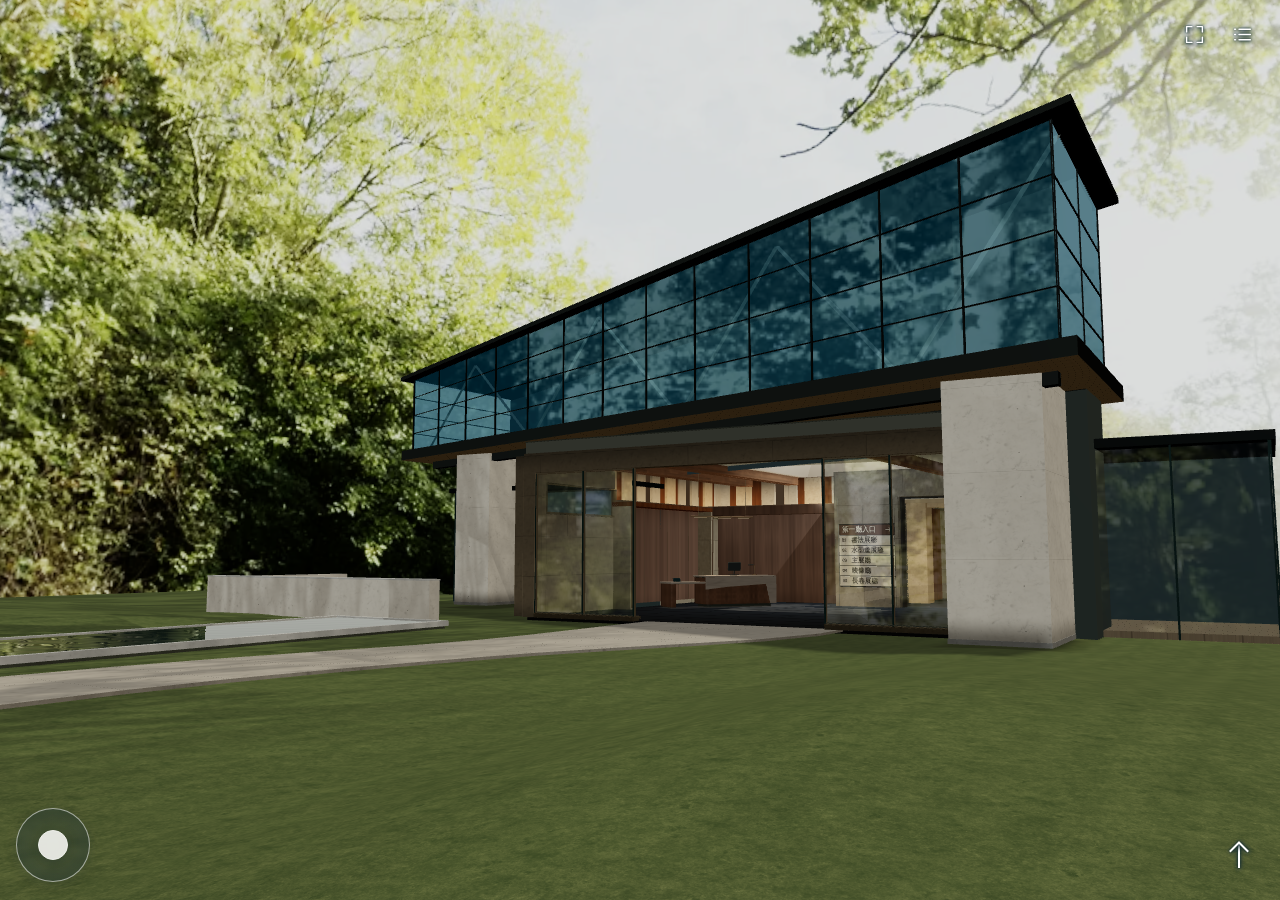
<file: virtual-gallery/index.html>
<!doctype html>
<html lang="zh-Hant">
  <link rel="icon" href="data:," />
  <meta charset="utf-8" /><meta
    name="viewport"
    content="width=device-width,initial-scale=1,viewport-fit=cover"
  /><title>美術館園區｜虛擬策展工作室</title
  ><link rel="stylesheet" href="style.css?v=office67" />
  <link rel="stylesheet" href="typography.css?v=hall34">
  <header>
    <strong>虛擬策展工作室</strong>
    <nav aria-label="參觀導覽"><a id="entranceLink" href="./">美術館園區</a><a id="worksLink" href="#works" hidden>展出作品</a></nav>
  </header>
  <main>
    <section id="hallEntrance" data-zone="grounds" aria-labelledby="entranceTitle">
      <div id="lobbyStage" aria-describedby="lobbyHint" aria-label="可步行的 3D 展場大廳"></div>
      <div class="lobby-head">
        <h1 id="entranceTitle">美術館園區</h1>
        <div class="lobby-tools">
          <button type="button" id="lobbyExpand" aria-label="全螢幕" aria-pressed="false">
            <svg aria-hidden="true" focusable="false" viewBox="0 0 24 24"><path class="expand-icon" d="M3 9V3h6m6 0h6v6m0 6v6h-6m-6 0H3v-6"/><path class="collapse-icon" d="M9 3v6H3m18 0h-6V3m0 18v-6h6m-18 0h6v6"/></svg>
            <span class="lobby-tool-label">全螢幕</span>
          </button>
          <button type="button" id="lobbyDirectory" aria-label="展廳名錄" aria-haspopup="dialog" aria-controls="lobbyDirectoryPanel" disabled>
            <svg aria-hidden="true" focusable="false" viewBox="0 0 24 24"><path d="M8 6h13M8 12h13M8 18h13M3 6h1M3 12h1M3 18h1"/></svg>
            <span class="lobby-tool-label">展廳名錄</span>
          </button>
        </div>
      </div>
      <p id="lobbyMessage" role="status">正在載入空間…</p>
      <div id="portalWait" hidden><span role="status">正在準備展廳</span><button type="button" id="portalBack">返回大廳</button></div>
      <button type="button" id="lobbyEnterDoor" aria-label="進入展場大廳" hidden></button>
      <p id="lobbyHint" class="visually-hidden" hidden>拖曳環顧 · 沿石徑入館</p>
      <dialog id="lobbyDirectoryPanel" aria-labelledby="directoryTitle">
        <div class="entrance-heading"><h2 id="directoryTitle">展廳名錄</h2><button type="button" id="lobbyDirectoryClose" autofocus>返回大廳</button></div>
        <p id="hallStatus" role="status"></p>
        <nav id="hallList" aria-label="開放展廳"></nav>
        <details id="lobbyGuide" class="gesture-guide">
          <summary>大廳操作指引</summary>
          <p>從園區沿步道入館，或點右下角箭頭。進入大廳後，點石牌上的廳名即可入場。「第一廳入口」箭頭和走廊盡頭的玻璃門都通往第一廳。拖曳空白處轉身，輕推搖桿慢走，推遠加快，放手即停。</p>
          <p>方向鍵或 WASD 移動。按住空白鍵搭配方向鍵轉頭。在大廳將廳牌移到視野中央，按 Enter 入場。也可按 Tab 選取「展廳名錄」，再按 Enter 開啟。Esc 可關閉名錄或停下自動行走，R 可回到起點。</p>
          <div class="touch-motion"><button type="button" id="lobbyGyro" aria-pressed="false">陀螺儀轉向</button> <span id="lobbyGyroStatus" role="status"></span></div>
        </details>
        <div class="lobby-directory-actions"><button type="button" id="lobbyHome">回到大廳起點</button><button type="button" id="lobbyReturnGrounds" hidden>回到美術館園區</button><button type="button" id="lobbyRetry" hidden>重新開啟 3D 大廳</button></div>
        <details class="museum-office" id="lobbyOffice">
          <summary>館務資訊</summary>
          <a id="lobbyAdminLink" href="admin/" data-office-home>進入策展後臺</a>
          <a href="studio.zip" download>下載策展工作室</a>
        </details>
      </dialog>
    </section>
    <section id="exhibits" hidden>
      <div class="row">
        <label>展覽選擇<select id="shows"></select></label>
      </div>
    </section>
    <article class="hero" hidden>
      <img alt="" hidden />
      <div>
        <p id="dates"></p>
        <h1 id="title"></h1>
        <p id="desc"></p>
        <button id="enter">進入 3D 展廳</button>
      </div>
    </article>
    <section id="visit" class="immersive" aria-label="3D 展廳" hidden>
      <div id="stage" tabindex="-1" aria-label="可行走的 3D 展廳">正在開啟 3D 展廳…</div>
      <div class="museum-head">
        <h1 id="visitTitle">展廳</h1>
        <button id="homeView" title="回到本廳預設視角（R）" aria-keyshortcuts="R">回到預設</button>
        <button id="expand">全螢幕</button
        ><button
          id="menuButton"
          aria-expanded="false"
          aria-controls="visitMenu"
        >
          選單
        </button>
      </div>
      <div class="reading-hud">
      <div class="view-caption">
        <strong id="focusTitle" aria-live="polite"></strong
        ><span id="viewHelp">點作品走近觀賞 · 拖曳環顧</span>
      </div>
      <div id="inspectControls" hidden>
        <output id="readPosition" aria-label="距卷首" aria-live="off">0%</output>
        <input type="range" id="scrollPosition" min="0" max="1000" value="500" aria-label="長卷閱讀位置">
        <button id="overview">看全卷</button>
      </div>
      </div>
      <div id="visitMenu" hidden>
        <button type="button" id="backToEntrance">返回展場大廳</button>
        <div class="touch-motion"><button type="button" id="gyroTurn" aria-pressed="false">陀螺儀轉向</button> <span id="gyroStatus" role="status"></span></div>
        <small>即時畫面更新率　<output id="frameMeter">量測中</output></small>
        <details class="gesture-guide">
          <summary>操作指引</summary>
          <p>全螢幕閒置時會收起控制項。按 Tab 或輕點空白處可喚回。拖曳轉身時收起介面，推左下角只顯示搖桿。</p>
          <p>方向鍵 ↑／↓ 前進、後退，←／→ 左右側移。輕點移動一小步，按住連續慢移，放開就停。按住空白鍵搭配 ←／→ 轉身，搭配 ↑／↓ 抬頭、低頭。W、A、S、D 也可移動。長卷近看時按 ←／→ 沿牆慢移。按 R 回到本廳預設視角。</p>
          <p>用滑鼠或手指輕推圓形搖桿微調，推近外圈才加快。按住空白鍵推搖桿可原地轉向，上下推可抬頭或低頭；近看長卷時左右推動沿牆細移，放手即停。開啟陀螺儀後，轉動手機可環顧；看畫時固定朝向作品。點作品走到畫前。拖空白牆面可轉身，點地板可走到該處。</p>
          <p>將滑鼠游標對準想看的筆畫，滾輪向上拉近、向下拉遠。觸控時兩指張開拉近、合攏拉遠。在一般作品上左右滑可換件。在長卷上拖曳可沿牆慢移，放手即停；拖動位置滑桿可快速跳到別處。</p>
        </details>
        <label>切換展覽<select id="visitShows"></select></label>
        <label>展廳<select id="room"></select></label>
        <div class="tour-tools">
          <button id="prev">上一件</button
          ><select id="tour" aria-label="選擇導覽作品"></select
          ><button id="next">下一件</button>
        </div>
        <div class="tour-tools">
          <button id="leave">展覽介紹與作品清單</button>
        </div>
        <label id="musicLabel"
          >展廳音樂<audio id="music" controls></audio></label
        ><label id="volLabel"
          >播放音量<input
            id="vol"
            type="range"
            min="0"
            max="1"
            step=".01"
            value=".5"
        /></label>
        <details class="museum-office" id="visitOffice">
          <summary>館務資訊</summary>
          <a id="editLayout" href="admin/">進入策展後臺</a>
        </details>
      </div>
    </section>
    <div id="works" class="section" hidden>
      <h2>展出作品</h2>
      <span id="count"></span>
    </div>
    <div class="grid" id="cards" hidden></div>
  </main>
  <footer>
    虛擬策展工作室　線上美術館
    <details class="museum-office" id="catalogueOffice">
      <summary>館務資訊</summary>
      <a href="admin/" data-office-home>進入策展後臺</a>
      <a href="studio.zip" download>下載策展工作室</a>
    </details>
  </footer>
  <dialog id="detail">
    <button id="close">關閉展籤</button>
    <section id="content"></section>
  </dialog>
  <script>
    // Capture the first navigation gesture while the exhibition data and WebGL module load.
    (() => {
      const stage=document.getElementById("stage"), visit=document.getElementById("visit");
      const preview=location.search==="?studio-preview" || location.pathname.startsWith("/preview/");
      const direct=location.hash && !["#entrance","#exhibits","#works"].includes(location.hash);
      if(preview || direct && new URLSearchParams(location.search).get("view")!=="works") {
        document.getElementById("hallEntrance").hidden=true;
        visit.hidden=false;
        stage.focus({preventScroll:true});
      }
      if(!preview && (!location.hash || location.hash==="#entrance")) {
        const preload=document.createElement("link");
        preload.rel="modulepreload";preload.href="./lobby.js?v=return66";
        document.head.append(preload);
      }
      function captureEarlyNavigation(stage,surface) {
        let pending=[];
        let touch=null;
        stage.addEventListener("pointerdown",e=>{
          if(e.pointerType==="touch" && !e.isPrimary){touch=null;return;}
          if(surface.hidden || e.target!==stage || stage.querySelector("canvas"))return;
          touch={id:e.pointerId,x:e.clientX,y:e.clientY};
          stage.setPointerCapture(e.pointerId);
        });
        stage.addEventListener("pointermove",e=>{
          if(touch?.id!==e.pointerId)return;
          const motion={type:"entrylook",dx:e.clientX-touch.x,dy:e.clientY-touch.y};
          touch.x=e.clientX;touch.y=e.clientY;
          if(stage.querySelector("canvas"))stage.dispatchEvent(new CustomEvent("entrylook",{detail:motion}));
          else if(pending.at(-1)?.type==="entrylook"){pending.at(-1).dx+=motion.dx;pending.at(-1).dy+=motion.dy;}
          else if(pending.length<64)pending.push(motion);
        });
        stage.addEventListener("lostpointercapture",()=>{touch=null});
        function capture(e) {
          if(surface.hidden || surface.inert || stage.querySelector("canvas") || document.querySelector("dialog[open]") || e.altKey || e.ctrlKey || e.metaKey ||
             e.target.closest?.("input,textarea,select,button,a,summary,[contenteditable=true]") ||
             !["ArrowUp","ArrowDown","ArrowLeft","ArrowRight","KeyW","KeyA","KeyS","KeyD","Space","KeyR"].includes(e.code)) return;
          e.preventDefault();
          if(!e.repeat && pending.length<64) pending.push({code:e.code,type:e.type});
        }
        window.addEventListener("keydown",capture);
        window.addEventListener("keyup",capture);
        function discard(){pending=[];touch=null;}
        window.addEventListener("blur",discard);
        stage.addEventListener("discardnavigation",discard);
        stage.addEventListener("viewerready", e=>{
          for(const event of pending) e.detail(event);
          pending=[];
        });
      }
      captureEarlyNavigation(stage,visit);
      captureEarlyNavigation(document.getElementById("lobbyStage"),document.getElementById("hallEntrance"));
    })();
  </script>
  <script type="module" src="app.js?v=office67"></script>
</html>
</file>
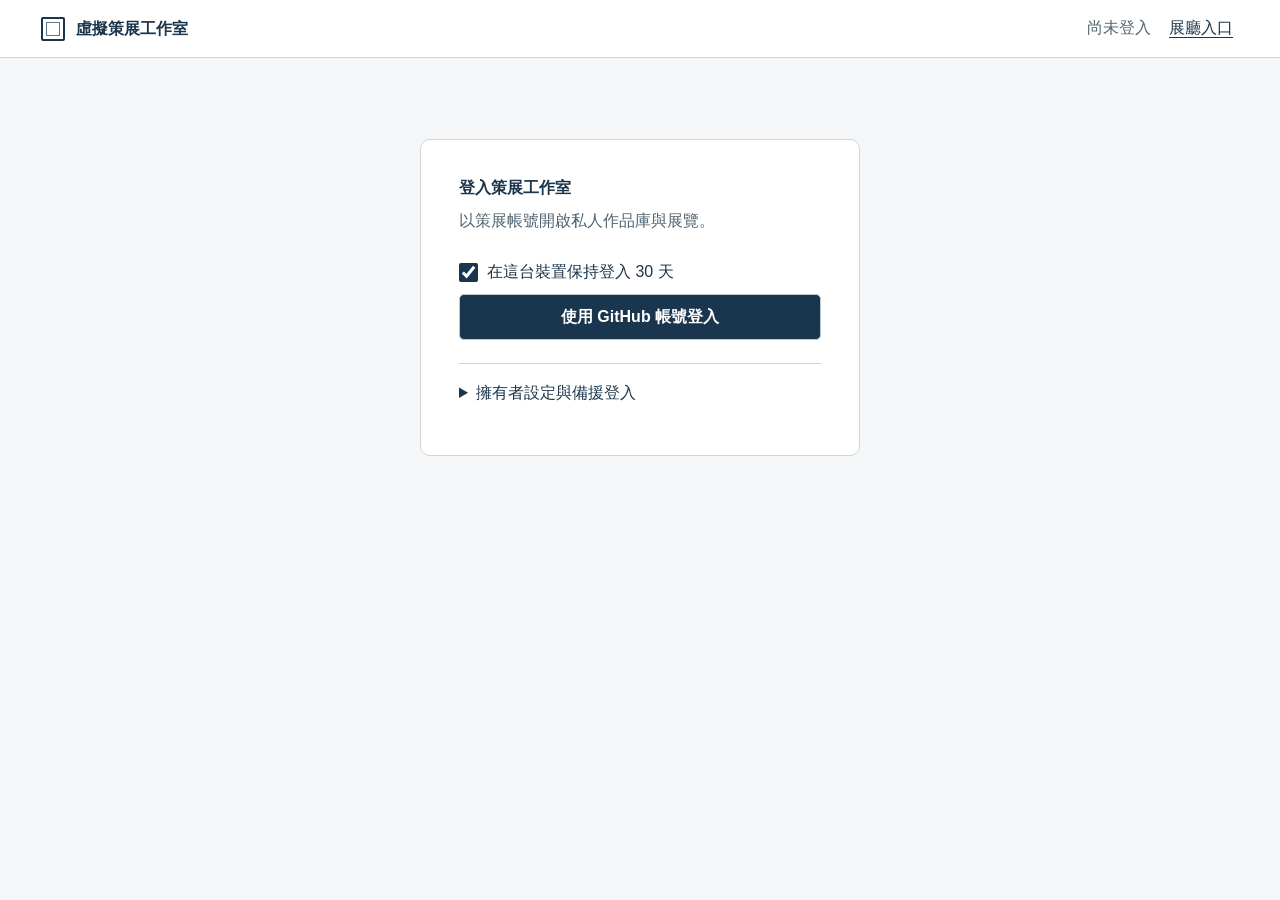
<file: virtual-gallery/admin/index.html>
<!doctype html>
<html lang="zh-Hant">
  <meta charset="utf-8" /><meta
    name="viewport"
    content="width=device-width,initial-scale=1"
  /><title>虛擬策展工作室｜管理後台</title
  ><meta name="referrer" content="no-referrer" />
  <meta
    http-equiv="Content-Security-Policy"
    content="default-src 'none'; script-src 'self'; style-src 'self' 'unsafe-inline'; connect-src https://script.google.com https://script.googleusercontent.com https://api.github.com 'self' data:; img-src 'self' data: blob:; media-src 'self' data: blob:; frame-src 'self'; base-uri 'none'; form-action 'none'; object-src 'none'"
  />
  <style>
    #preview {box-sizing:border-box;width:min(98vw,1500px);height:94dvh;max-height:98dvh;padding:0;border:0;border-radius:8px;background:#f4f6f7}
    #preview[open]{display:grid;grid-template-rows:auto minmax(0,1fr)}
    #preview::backdrop{background:#122336b3}
    .preview-heading{display:flex;align-items:center;gap:.7rem;padding:.4rem .65rem;color:#19364e}
    #closePreview{min-height:44px;flex:none}#previewTitle{white-space:nowrap;overflow:hidden;text-overflow:ellipsis}
    #preview iframe{width:100%;height:100%;min-height:0;border:0}
    #login {
      max-width: 600px;
      margin: 6vh auto;
      padding: 24px;
      background: white;
    }
    #login p {
      line-height: 1.7;
    }
    #login .remember-choice{display:flex;align-items:center;gap:.55rem;min-height:44px}
    #login #remember-device{width:1.2rem;height:1.2rem;margin:0;accent-color:#19364e}
    #login input {
      width: 100%;
      box-sizing: border-box;
      margin: 10px 0;
    }
    body {
      font: 16px system-ui;
      color: #1b3448;
      margin: 0;
      background: #f4f6f7;
    }
    header,
    main {
      max-width: 1300px;
      margin: auto;
      padding: 18px 4vw;
    }
    header {
      display: flex;
      justify-content: space-between;
      align-items: center;
      background: white;
    }
    button,
    input,
    select,
    textarea {
      font: inherit;
      padding: 10px;
      border: 1px solid #bcc8cd;
      border-radius: 5px;
      color: inherit;
      background: white;
    }
    button {
      cursor: pointer;
    }
    button[aria-current="true"],
    .action {
      background: #19364e;
      color: white;
    }
    nav,
    .bar {
      display: flex;
      gap: 8px;
      flex-wrap: wrap;
      margin: 14px 0;
    }
    label {
      display: grid;
      gap: 4px;
      font-size: 14px;
    }
    fieldset {
      border: 1px solid #cdd6da;
      background: #fff;
      margin: 16px 0;
      padding: 14px;
    }
    legend {
      font-weight: bold;
    }
    .fields {
      display: grid;
      grid-template-columns: repeat(auto-fit, minmax(min(190px, 100%), 1fr));
      gap: 12px;
    }
    input,
    select,
    textarea {
      min-width: 0;
      max-width: 100%;
    }
    .panel {
      display: grid;
      grid-template-columns: minmax(200px, 1fr) minmax(0, 3fr);
      gap: 20px;
    }
    aside button {
      width: 100%;
      text-align: left;
      margin: 3px 0;
    }
    .wall {
      position: relative;
      aspect-ratio: 12/4.5;
      background:
        repeating-linear-gradient(0deg, #d9e0e1 0 1px, transparent 1px 11.11%),
        repeating-linear-gradient(90deg, #dae0e3 0 1px, #f7f8f8 1px 8.333%);
      border: 1px solid #84939a;
      overflow: hidden;
    }
    .piece {
      position: absolute;
      transform: translate(-50%, -50%);
      padding: 0;
      touch-action: none;
      overflow: hidden;
      background: #a2b9be;
      background-size: 100% 100%;
      border: 3px solid #76664f;
    }
    .piece.sel {
      outline: 3px solid #20689b;
    }
    .piece span {
      background: #fff9;
      font-size: 12px;
    }
    #stage {
      position: relative;
      height: 52dvh;
      min-height: 250px;
    }
    #stage canvas {
      width: 100%;
      height: 100%;
      touch-action: none;
    }
    .pad {
      position: absolute;
      bottom: 7px;
      left: 7px;
    }
    .pad button {
      touch-action: none;
    }
    a {
      color: inherit;
    }
    #status {
      max-width: 50%;
      font-size: 14px;
    }
    video,
    img {
      max-width: 100%;
    }
    @media (max-width: 680px) {
      .panel {
        display: block;
      }
      aside {
        max-height: 185px;
        overflow: auto;
      }
      .fields {
        grid-template-columns: repeat(2, minmax(0, 1fr));
      }
      .wall {
        min-height: 180px;
      }
      header {
        padding: 12px;
      }
      h1 {
        font-size: 26px;
      }
    }
    .art-library button {
      display: flex;
      align-items: center;
      gap: 10px;
      text-align: left;
      width: 100%;
      margin: 3px 0;
    }
    .art-thumb {
      width: 68px;
      height: 54px;
      object-fit: cover;
      flex: none;
      border-radius: 3px;
      background: #e3e7e8;
      color: #314756;
      overflow: hidden;
      align-content: center;
      text-align: center;
    }
    .art-library small {
      display: block;
      font-size: 12px;
      margin-top: 4px;
    }
    .art-library strong {
      overflow-wrap: anywhere;
    }
    #art-preview {
      display: grid;
      place-items: center;
      background: #e9edec;
      border-radius: 6px;
      padding: 12px;
    }
    .art-large {
      display: block;
      max-width: 100%;
      max-height: 44vh;
      object-fit: contain;
      white-space: pre-wrap;
    }
    .art-library {
      max-height: 65vh;
      overflow: auto;
    }
    @media (max-width: 680px) {
      .art-library {
        display: grid;
        grid-template-columns: 1fr 1fr;
        gap: 4px;
        max-height: 260px;
      }
      .art-library button {
        display: grid;
        align-content: start;
        padding: 5px;
      }
      .art-thumb {
        width: 100%;
        height: 76px;
      }
      .art-large {
        max-height: 32vh;
      }
    }
    .walk-stick {
      display: grid;
      place-items: center;
      width: 68px;
      height: 68px;
      border-radius: 50%;
      background: #24384780;
      touch-action: none;
    }
    .walk-knob {
      width: 28px;
      height: 28px;
      border-radius: 50%;
      background: white;
    }

#stage .camera-keys {display:grid;grid-template-columns:repeat(4,44px);gap:2px;position:absolute;left:8px;bottom:max(8px,env(safe-area-inset-bottom));z-index:2}
#stage .camera-keys button{padding:0;min-height:44px;border:1px solid #ffffff50;border-radius:5px;background:#20302ee6;color:white;font:14px system-ui;touch-action:none;user-select:none;-webkit-user-select:none}
#stage .camera-keys button.pressed{background:#51695d;border-color:white}

.camera-keys kbd{display:none}#stage .camera-keys button.key-down{background:#51695d;border-color:white}
@media (hover:hover) and (pointer:fine){.camera-keys kbd{display:block;font:11px/1.2 system-ui;color:#d6e3db}}
#stage{height:clamp(340px,66dvh,820px);overflow:hidden;background:#26302e}
    .wall-readout:not([hidden]){display:block;padding:.65rem .85rem;background:#eef2f0;color:#16352e;font:500 .9rem/1.7 system-ui;font-variant-numeric:tabular-nums}
    .panel-members{display:flex;flex-wrap:wrap;gap:.2rem 1rem}.panel-members label{display:inline-flex;align-items:center;gap:.35rem;min-height:44px}.panel-members input{width:auto;min-height:0}
    .hanging-desk{display:grid;grid-template-columns:minmax(0,1fr) minmax(275px,32%);gap:16px;height:min(82dvh,900px);align-items:start}
    #wall-preview{min-width:0;display:flex;flex-direction:column;background:white;border:1px solid #bdc9ce;border-radius:7px;overflow:hidden}
    #surface{min-width:0}#surface p{margin:.4rem}
    .surface-tools,.pad-caption{display:flex;align-items:center;justify-content:space-between;gap:8px}
    .surface-tools{padding:3px 8px;font-size:.85rem}.surface-tools strong{margin-right:auto}.surface-tools button{min-height:36px;padding:3px 8px}
    #wall-preview{--preview-height:clamp(150px,calc(80dvh - 175px),710px)}
    #surface #stage{height:var(--preview-height);min-height:0}
    #surface .wall{width:min(100%,calc(var(--preview-height) * var(--wall-ratio)));box-sizing:border-box;margin:auto}
    .pinch-tip,.wheel-tip{display:none;font-weight:normal}
    @media(any-pointer:coarse){.pinch-tip{display:inline}}
    @media(any-pointer:fine){.wheel-tip{display:inline}.pinch-tip{display:none}}
    .stage-loading{position:absolute;inset:0;display:grid;place-items:center;color:white}
    #surface .wall-readout:not([hidden]){max-height:3.4em;overflow:auto;padding:4px 8px;font-size:12px;line-height:1.5}
    #position-pad{padding:6px 8px 8px;border-top:1px solid #d2dcdf}.pad-caption{font-size:.85rem;margin-bottom:5px}
    .pad-caption strong{white-space:nowrap;overflow:hidden;text-overflow:ellipsis}.pad-caption span{white-space:nowrap}
    .nudge-keys{display:grid;grid-template-columns:repeat(4,minmax(0,1fr));gap:4px}.nudge-keys button{min-height:44px;padding:4px;touch-action:manipulation}
    #layout-inspector{min-width:0;min-height:0;max-height:100%;overflow:auto;scrollbar-gutter:stable}
    #layout-inspector fieldset{min-width:0}.inventory{padding:10px;background:white;border:1px solid #d3dbdd;border-radius:6px}
    .inventory h2{font-size:1rem;margin:0}#wall-progress{font-size:.85rem;margin:.4rem 0;color:#425968}
    #wall-list{max-height:none;overflow:visible}#wall-list button{min-height:44px}#wall-list .art-thumb{object-fit:contain}
    @media(max-width:760px) and (orientation:portrait){
      .hanging-desk{grid-template-columns:minmax(0,1fr);grid-template-rows:auto minmax(0,1fr);height:calc(100dvh - 12px);gap:8px}
      #wall-preview{--preview-height:36dvh}#layout-inspector{height:100%;box-sizing:border-box}
      #wall-list{display:flex;gap:6px;overflow:auto}#wall-list button{flex:0 0 140px;display:flex;padding:5px}
      #wall-list .art-thumb{width:38px;height:48px}#wall-list small{font-size:11px}
    }
    @media(orientation:landscape) and (max-height:540px){
      .hanging-desk{height:94dvh;grid-template-columns:minmax(0,1.4fr) minmax(210px,1fr);gap:8px}
      #wall-preview{--preview-height:max(90px,calc(93dvh - 160px))}
    }
    .live-exhibition{display:inline-flex;align-items:center;padding:8px;color:#174866;text-underline-offset:.2em}
    .wall-save{display:flex;align-items:center;gap:6px;min-height:20px;padding:2px 8px;color:#465a65;font-size:12px}
    [data-save-retry]:not([hidden]){border-color:#8b4931;color:#793c28;background:#fff7ee}
    .wall-save button{flex:none;padding:4px 8px}

    #mount-controls{border-top:3px solid #536c77;border-radius:4px;scroll-margin:8px}
    #mount-controls [hidden]{display:none!important}
    .mount-section+.mount-section{margin-top:1rem;border-top:1px solid #dde3e4;padding-top:.85rem}
    .mount-size-readout{position:sticky;top:0;z-index:2;display:flex;flex-wrap:wrap;gap:2px 10px;align-items:center;background:#eaf0f1;color:#203e4c;border-bottom:1px solid #b9c9ce;margin:0 0 12px;padding:6px 8px;font:500 .8rem/1.5 system-ui;font-variant-numeric:tabular-nums}
    .mount-size-readout span{white-space:nowrap}
    .mount-section h3{font-size:.88rem;margin:0 0 .55rem;color:#344b59}
    .mount-grid,.mount-palettes{display:grid;grid-template-columns:repeat(2,minmax(0,1fr));gap:8px}
    .mount-grid label{font-size:.82rem;align-content:start}
    .mount-grid :is(input,select){width:100%;min-height:44px;box-sizing:border-box}
    .mount-grid input[type=color]{padding:3px}
    .mount-grid input[type=range]{padding:0;accent-color:#234963}
    .mount-grid label:has(output){position:relative}
    .mount-grid output{position:absolute;right:0;top:0;font-variant-numeric:tabular-nums}
    .mount-palettes{margin-bottom:10px}
    .mount-palette{display:flex;align-items:center;gap:7px;min-height:44px;font-size:13px;text-align:left;padding:5px}
    .mount-palette[aria-pressed=true]{border-color:#28506b;box-shadow:inset 0 0 0 1px #28506b}
    .mount-chips{display:flex;flex:none;overflow:hidden;border:1px solid #0003;border-radius:3px}
    .mount-chips i{display:block;width:7px;height:19px}
    .mount-recipe-picker{display:grid;gap:5px;margin:0 0 14px}
    .mount-recipe-picker :is(select,button){max-width:100%;min-height:44px}
    .mount-recipe-picker button{justify-self:start}
    .box-example .frame-slice{width:27%;height:23px;position:absolute;left:11%}
    .box-example-backing{position:absolute;left:17%;right:11%;height:18px;border-top:1px solid #7f9ca4;border-bottom:3px solid #978776}
    .box-example-backing::after{content:"";position:absolute;left:22%;right:1%;bottom:3px;border-bottom:2px solid #aa7954}
    .mount-samples{display:grid;grid-template-columns:repeat(3,minmax(0,1fr));gap:5px}
    .mount-samples button{display:grid;gap:3px;padding:4px;min-height:51px;justify-items:center;font-size:13px}
    .mount-samples button[aria-pressed=true]{background:#edf3f3;border-color:#34576b;box-shadow:inset 0 0 0 1px #34576b}
    #mount-controls button:focus-visible{outline:3px solid #2878a9;outline-offset:2px}
    .mount-example{position:relative;display:grid;place-items:center;width:100%;height:28px}
    .frame-slice{width:76%;height:19px;background:linear-gradient(115deg,#ae8863,#70523c)}
    [data-sample-key=scrollStyle] .mount-example{height:58px}
    [data-sample-key=albumStyle] .mount-example{height:58px}
    .album-sample{position:absolute;display:block;transform:translate(-50%,-50%)}
    .mount-ratio{min-height:44px;margin-top:8px}
    [data-sample-key=handscrollStyle] .mount-example{height:30px}
    .handscroll-sample{display:block;position:relative;width:50%;height:10px}
    .handscroll-sample .paper-sample::after{left:16%;width:65%;top:40%;height:0;border:0;border-top:1px dashed #736a57}
    .scroll-sample{display:block;position:absolute;top:53%;left:50%;width:16px;height:26px;transform:translate(-50%,-50%)}
    .paper-sample{display:block;position:absolute;inset:0;background:#f3eadd}
    .paper-sample::after{content:"";position:absolute;top:18%;height:64%;left:45%;border-left:1px dashed #736a57}
    .mount-section details>summary{cursor:pointer;min-height:44px;align-content:center}
    .mount-section details>div>button{margin:6px 0 10px}
    .mount-restore{min-height:44px;margin-top:6px}
    .wall button.piece{border:0;overflow:visible;border-radius:0;background:transparent}
    .plan-face,.plan-mount,.plan-mount i{display:block;position:absolute;pointer-events:none}
    .plan-face,.plan-mount{inset:0}
    .plan-face{background:#a2b9be center / 100% 100% no-repeat}
    .piece .plan-label{display:none;position:absolute;top:calc(100% + 3px);left:50%;transform:translateX(-50%);white-space:nowrap;background:#183344;color:white;padding:2px 4px;border-radius:3px;font-size:11px;pointer-events:none}
    .piece:focus-visible{z-index:1}.piece:focus-visible .plan-label{display:block}
    @media(hover:hover){.piece:hover{z-index:1}.piece:hover .plan-label{display:block}}
    @media(max-width:400px){.surface-tools{gap:3px}.surface-tools button{font-size:.8rem;padding:3px 5px}}
  </style>
  <link rel="stylesheet" href="./workspace.css?v=desk33">
  <link rel="stylesheet" href="./catalog-desk.css?v=desk33">
  <link rel="stylesheet" href="./desk-panels.css?v=inventory68">
  <link rel="stylesheet" href="./publication.css?v=publish69">
  <link rel="stylesheet" href="../typography.css?v=hall34">
  <header class="studio-header">
    <strong class="studio-brand"><i class="studio-emblem" aria-hidden="true"></i>虛擬策展工作室</strong>
    <span id="status" role="status">正在開啟策展後台…</span><button data-save-retry hidden>重試儲存</button>
    <a class="gallery-return" href="../" target="_blank" rel="noopener">展廳入口</a>
    <button id="logout" hidden>登出</button>
  </header>
  <main>
    <div id="login">
      <h1>登入策展工作室</h1>
      <p>以策展帳號開啟私人作品庫與展覽。</p>
      <label class="remember-choice"><input id="remember-device" type="checkbox" checked>在這台裝置保持登入 30 天</label>
      <button id="account" class="action" disabled>使用 GitHub 帳號登入</button>

      <details>
        <summary>擁有者設定與備援登入</summary>
        <p><a href="./register.html">設定 GitHub 登入應用程式</a></p>
        <label
          >既有 GitHub 管理憑證<input
            id="key"
            type="password"
            autocomplete="off"
            spellcheck="false" /></label
        ><button id="signin" disabled>使用既有憑證登入</button>
      </details>
    </div>
    <nav id="tabs" aria-label="工作室主選單"></nav>
    <div id="app"></div>
  </main>
  <dialog id="preview" aria-label="參觀預覽">
    <div class="preview-heading"><button id="closePreview">返回佈展</button><strong id="previewTitle"></strong></div>
    <iframe title="草稿預覽" allowfullscreen></iframe>
  </dialog>
  <script type="module" src="./login.js?v=publish69"></script>
</html>
</file>
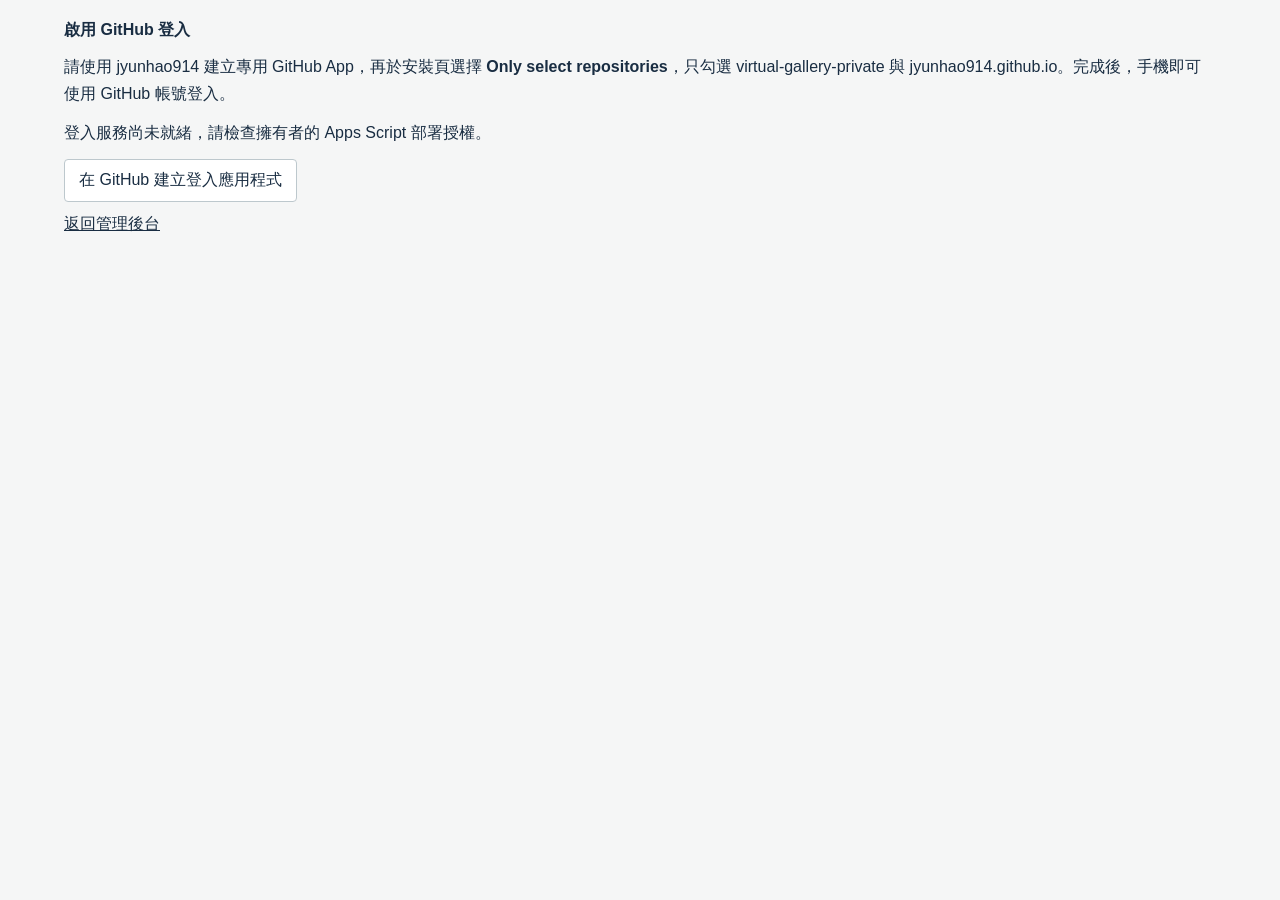
<file: virtual-gallery/admin/register.html>
<!doctype html>
<html lang="zh-Hant">
  <meta charset="utf-8" /><meta
    name="viewport"
    content="width=device-width,initial-scale=1"
  /><meta name="referrer" content="no-referrer" /><meta
    http-equiv="Content-Security-Policy"
    content="default-src 'none'; script-src 'self'; style-src 'self'; connect-src https://script.google.com https://script.googleusercontent.com; form-action https://github.com; base-uri 'none'"
  /><link rel="stylesheet" href="../style.css" /><title>
    啟用 GitHub 帳號登入
  </title>
  <link rel="stylesheet" href="../typography.css?v=hall34">
  <main>
    <h1>啟用 GitHub 登入</h1>
    <p>
      請使用 jyunhao914 建立專用 GitHub App，再於安裝頁選擇
      <strong>Only select repositories</strong>，只勾選 virtual-gallery-private
      與 jyunhao914.github.io。完成後，手機即可使用 GitHub 帳號登入。
    </p>
    <p id="message" role="status"></p>
    <form
      id="manifest"
      method="post"
      action="https://github.com/settings/apps/new"
    >
      <input type="hidden" name="manifest" /><button id="create" disabled>
        在 GitHub 建立登入應用程式
      </button>
    </form>
    <p><a id="install" hidden>前往 GitHub 選擇兩個儲存庫</a></p>
    <a href="./">返回管理後台</a>
  </main>
  <script type="module" src="./register.js"></script>
</html>
</file>
<file: virtual-gallery/style.css>
:root {
  color: #192d42;
  background: #f5f6f6;
  font-size: 16px;
}
* {
  box-sizing: border-box;
}
body {
  margin: 0;
}
header,
main,
footer {
  max-width: 1450px;
  margin: auto;
  padding: 20px clamp(18px, 5vw, 84px);
}
header {
  display: flex;
  align-items: center;
  justify-content: space-between;
  border-bottom: 1px solid #cbd2d6;
  background: white;
}
header strong {
  font-size: 22px;
}
header nav,
nav,
.row {
  display: flex;
  align-items: center;
  gap: 12px;
  flex-wrap: wrap;
}
button,
.btn,
input,
select,
textarea {
  font: inherit;
  color: inherit;
  border: 1px solid #bdc8cd;
  border-radius: 4px;
  background: white;
  padding: 10px 14px;
}
button,
.btn {
  cursor: pointer;
  text-decoration: none;
}
button:hover,
.btn:hover {
  border-color: #19354b;
  background: #eaf0f3;
}
.primary {
  background: #19354b;
  color: white;
}
.primary:hover {
  background: #32546d;
}
a {
  color: inherit;
}
h1,
h2,
h3,
p {
  margin: 0 0 12px;
}
h1 {
  font-size: clamp(40px, 5vw, 80px);
  font-weight: 500;
  letter-spacing: 0.03em;
}
h2 {
  font-size: 30px;
}
p {
  line-height: 1.7;
}
.hero {
  position: relative;
  min-height: 430px;
  display: flex;
  align-items: flex-end;
  padding: clamp(24px, 4vw, 64px);
  background: #233746;
  color: white;
  isolation: isolate;
  overflow: hidden;
}
.hero img {
  position: absolute;
  inset: 0;
  width: 100%;
  height: 100%;
  object-fit: cover;
  z-index: -2;
}
.hero:before {
  content: "";
  position: absolute;
  inset: 0;
  background: linear-gradient(90deg, #0e1b29d9, transparent 95%);
  z-index: -1;
}
.hero p {
  max-width: 560px;
}
.hero .btn {
  display: inline-block;
  margin-top: 12px;
}
.section {
  margin: 38px 0 20px;
  display: flex;
  align-items: end;
  justify-content: space-between;
}
.grid {
  display: grid;
  grid-template-columns: repeat(auto-fill, minmax(min(235px, 100%), 1fr));
  gap: 24px;
}
.card {
  padding: 0;
  text-align: left;
  background: white;
  border: 0;
  overflow: hidden;
}
.card img,
.card video,
.placeholder {
  width: 100%;
  height: 180px;
  object-fit: cover;
  background: #dfe6e9;
}
.card {
  display:flex;
  flex-direction:column;
  border:1px solid #dbe1e2;
  border-radius:5px;
}
.card-visit {
  flex:1;
  width:100%;
  padding:0;
  border:0;
  text-align:left;
  background:#fff;
}
.card-visit:focus-visible,.card-info:focus-visible {outline-offset:-3px}
.card-visit img,.card-visit video {display:block;object-fit:contain}
.card-caption {display:grid;gap:.3rem;padding:12px 14px}
.card-caption strong {font-size:1.15rem;overflow-wrap:anywhere}
.card-caption span {font-size:.85rem;color:#36546a}
.card-info {min-height:44px;border:0;border-top:1px solid #dbe1e2;border-radius:0;text-align:left;font-size:.88rem}
.gallery-fallback {position:absolute;inset:0;display:grid;place-content:center;text-align:center;padding:20px;background:#e7ecea;color:#263531}
.museum-office {margin-top:12px;border-top:1px solid color-mix(in srgb,currentColor 18%,transparent)}
.museum-office summary {width:fit-content;min-height:44px;padding:11px 4px;line-height:22px;cursor:pointer}
.museum-office summary:focus-visible {outline:3px solid #d18337;outline-offset:-2px}
.museum-office a {display:inline-flex;align-items:center;min-height:44px;margin-inline-end:12px;padding:6px 4px;color:inherit;text-underline-offset:3px;overflow-wrap:anywhere}
footer .museum-office {border:0;margin:0}
.muted,
small {
  color: #526777;
}
small {
  display: block;
  margin-bottom: 5px;
}
dialog {
  border: 0;
  border-radius: 8px;
  width: min(620px, 94vw);
  max-height: 90dvh;
  padding: 24px;
  color: inherit;
}
dialog::backdrop {
  background: #13223299;
}
dialog img,
dialog video,
dialog audio {
  width: 100%;
  max-height: 48vh;
  object-fit: contain;
}
#stage {
  position: relative;
  background: #dbe1e3;
  height: min(72dvh, 820px);
  min-height: 300px;
}
#stage canvas {
  width: 100%;
  height: 100%;
  display: block;
  touch-action: none;
}
.pad {
  position: absolute;
  bottom: 14px;
  left: 14px;
  display: flex;
  gap: 5px;
}
.pad button {
  touch-action: none;
  opacity: 0.9;
}
label {
  display: grid;
  gap: 5px;
  font-size: 14px;
}
input,
textarea,
select {
  max-width: 100%;
  min-width: 0;
}
button:focus-visible,
a:focus-visible {
  outline: 3px solid #d18337;
}
footer {
  border-top: 1px solid #cbd2d6;
  color: #506271;
}
section {
  margin: 20px 0;
}
[hidden] {
  display: none !important;
}
@media (max-width: 600px) {
  header {
    padding: 14px;
  }
  header strong {
    font-size: 18px;
  }
  .hero {
    min-height: 360px;
  }
  .grid {
    grid-template-columns: repeat(2, minmax(0, 1fr));
    gap: 10px;
  }
  .card img,
  .card video,
  .placeholder {
    height: 120px;
  }
  main {
    padding: 16px;
  }
  .pad {
    gap: 3px;
  }
  .pad button {
    padding: 9px;
  }
}

#visitTitle {
  font-size: clamp(1.6rem, 3.5vw, 2.7rem);
  margin: 0 auto 0 0;
}
#stage {
  height: clamp(350px, 66dvh, 850px);
  border-radius: 6px;
  overflow: hidden;
}
#visit > p {
  margin: 0.6rem 0;
  color: #465968;
}
#exhibits {
  margin: 0;
}
#visit {
  margin-top: 12px;
}
@media (max-width: 600px) {
  #stage {
    height: 59svh;
  }
  .row {
    gap: 6px;
  }
  #visit .row button,
  #visit .row select {
    font-size: 14px;
    padding: 8px;
  }
  #visitTitle {
    width: 100%;
  }
}
#visit {
  background: #fff;
  padding: clamp(12px, 2vw, 26px);
  border: 1px solid #dce2e1;
  border-radius: 10px;
}
#visit .row {
  gap: 8px;
}
#stage {
  height: clamp(360px, 68dvh, 900px);
  background: #c9c8c0;
  border-radius: 4px;
}
#stage canvas {
  cursor: grab;
}
#stage canvas:active {
  cursor: grabbing;
}
#stage .walk-pad {
  bottom: 18px;
  left: 18px;
  z-index: 2;
}
.walk-stick {
  display: grid;
  place-items: center;
  width: 74px;
  height: 74px;
  padding: 0;
  border-radius: 50%;
  border: 1px solid #fff9;
  background: radial-gradient(circle, #15253026, #172c3c75);
  box-shadow: 0 3px 16px #18263230;
  backdrop-filter: blur(3px);
  touch-action: none;
}
.walk-knob {
  display: block;
  width: 30px;
  height: 30px;
  border-radius: 50%;
  background: #fffffff0;
  border: 1px solid white;
  box-shadow: 0 2px 6px #14253344;
  pointer-events: none;
}
#visit .tour-tools {
  display: flex;
  align-items: center;
  gap: 8px;
  flex-wrap: wrap;
  margin: 12px 0;
}
.tour-tools select {
  max-width: min(100%, 280px);
}
#visit .visit-help {
  font-size: 0.9rem;
  color: #49606a;
  margin: 0.5rem 0;
}
#visit:fullscreen,
#visit.expanded {
  box-sizing: border-box;
  background: white;
  overflow: auto;
  width: 100%;
  height: 100dvh;
  margin: 0;
  border: 0;
  border-radius: 0;
}
#visit.expanded {
  position: fixed;
  inset: 0;
  z-index: 10;
}
#visit:fullscreen #stage,
#visit.expanded #stage {
  height: calc(100dvh - 185px);
}
@media (max-width: 650px) {
  #visit {
    padding: 9px;
    margin: 8px -8px;
  }
  #stage {
    height: 60svh;
  }
  #visit .tour-tools {
    gap: 4px;
  }
  .tour-tools select,
  .tour-tools button {
    padding: 8px 9px;
    font-size: 14px;
  }
  .walk-stick {
    width: 68px;
    height: 68px;
  }
}
body.visiting {
  overflow: hidden;
}
#visit.immersive {
  position: fixed;
  inset: 0;
  z-index: 12;
  margin: 0;
  padding: 0;
  width: 100%;
  height: 100dvh;
  border: 0;
  border-radius: 0;
  overflow: hidden;
  background: #cbc5b9;
}
#visit.immersive #stage {
  position: absolute;
  inset: 0;
  width: 100%;
  height: 100%;
  min-height: 0;
  border: 0;
  border-radius: 0;
}
.museum-head {
  position: absolute;
  inset: max(14px, env(safe-area-inset-top))
    max(14px, env(safe-area-inset-right)) auto
    max(14px, env(safe-area-inset-left));
  display: flex;
  gap: 8px;
  align-items: center;
  pointer-events: none;
}
.museum-head button,
.museum-head #visitTitle,
.view-caption,
#visitMenu {
  background: #25302ee8;
  color: #fffcf5;
  border: 1px solid #ffffff35;
  border-radius: 6px;
  backdrop-filter: blur(10px);
}
.museum-head button {
  pointer-events: auto;
  min-height: 44px;
}
.museum-head #visitTitle {
  width: auto;
  padding: 8px 15px;
  margin: 0 auto 0 0;
  font-size: clamp(19px, 2.6vw, 32px);
  font-weight: 500;
}
.view-caption {
  position: absolute;
  right: max(15px, env(safe-area-inset-right));
  bottom: max(18px, env(safe-area-inset-bottom));
  padding: 8px 13px;
  pointer-events: none;
  display: grid;
  gap: 2px;
}
.view-caption span {
  font-size: 13px;
}
#visitMenu {
  position: absolute;
  right: 14px;
  top: calc(max(14px, env(safe-area-inset-top)) + 60px);
  width: min(300px, calc(100% - 28px));
  max-height: 70dvh;
  overflow: auto;
  padding: 16px;
  box-sizing: border-box;
}
#visitMenu button,
#visitMenu select {
  background: #f6f5ef;
  color: #263531;
  padding: 8px;
}
#visitMenu label {
  margin: 5px 0;
}
#visitMenu audio {
  max-width: 100%;
}
#visit.immersive .walk-pad {
  bottom: max(18px, env(safe-area-inset-bottom));
}

#visit.immersive #stage { background-color: #dedbd2; }

#inspectControls { position:absolute; bottom:max(76px,env(safe-area-inset-bottom));right:12px; z-index:4;display:flex;gap:4px }
#inspectControls[hidden],#inspectControls button[hidden]{display:none}
#inspectControls button{background:#20302ee8;color:white;min-height:40px;border:1px solid #fff6;padding:5px 10px}

#inspectControls {align-items:center;background:#20302ee8;border-radius:7px;padding:0 5px}
#scrollPosition {width:clamp(70px,19vw,150px);margin:0 6px;accent-color:#e1d8bd;min-height:40px}

.gesture-guide summary {cursor:pointer;min-height:44px;line-height:44px}
.gesture-guide p {margin:0 0 .8em;line-height:1.55}
#readPosition {min-width:3ch;font:14px system-ui;color:#fff;text-align:right;font-variant-numeric:tabular-nums}

#stage .camera-keys {display:grid;grid-template-columns:repeat(4,44px);gap:2px;position:absolute;left:8px;bottom:max(8px,env(safe-area-inset-bottom));z-index:2}
#stage .camera-keys button{padding:0;min-height:44px;border:1px solid #ffffff50;border-radius:5px;background:#20302ee6;color:white;font:14px system-ui;touch-action:none;user-select:none;-webkit-user-select:none}
#stage .camera-keys button.pressed{background:#51695d;border-color:white}

@media(max-width:630px){
 .view-caption{max-width:calc(100% - 28px);right:8px;padding:5px;overflow-wrap:anywhere}
 #inspectControls{bottom:calc(max(8px,env(safe-area-inset-bottom)) + 58px)}
}

.camera-keys kbd{display:none}#stage .camera-keys button.key-down{background:#51695d;border-color:white}
@media (hover:hover) and (pointer:fine){.camera-keys kbd{display:block;font:11px/1.2 system-ui;color:#d6e3db}}

.museum-head #visitTitle {min-width:0;white-space:nowrap;overflow:hidden;text-overflow:ellipsis}
.museum-head button {flex:none}
@media(max-width:420px){.museum-head{gap:4px}.museum-head button{padding-inline:7px}.museum-head #visitTitle{padding-inline:6px}}

#stage{touch-action:none}
.touch-motion{display:none}
@media(any-pointer:coarse){.touch-motion{display:block;margin-bottom:8px}.view-caption{max-width:calc(100% - 122px)}}

.reading-hud {position:absolute;right:max(12px,env(safe-area-inset-right));bottom:max(18px,env(safe-area-inset-bottom));display:flex;flex-direction:column-reverse;align-items:flex-end;gap:6px;max-width:calc(100% - 106px);pointer-events:none}
.reading-hud .view-caption,.reading-hud #inspectControls {position:static;max-width:100%;box-sizing:border-box}
.reading-hud #inspectControls{pointer-events:auto;flex-wrap:wrap}
#visit:is(:fullscreen,.expanded) :is(.museum-head,.reading-hud,.walk-pad) {transition:opacity .2s ease}
#visit.controls-idle :is(.museum-head,.reading-hud,.walk-pad) {opacity:0;visibility:hidden;transition:opacity .2s ease,visibility 0s .2s}
#visit.controls-idle,#visit.controls-idle canvas {cursor:none}
@media(prefers-reduced-motion:reduce){#visit:is(:fullscreen,.expanded) :is(.museum-head,.reading-hud,.walk-pad){transition:none}}

/* Leave the resting joystick touchable at its usual position. */
#visit.controls-idle .walk-pad {visibility:visible;pointer-events:none}
#visit.controls-idle .walk-stick {pointer-events:auto}
#visit.controls-idle.stick-active .walk-pad {opacity:1}
@media(hover:hover){#visit.controls-idle .walk-pad:has(.walk-stick:hover){opacity:1}}

/* Public entrance and individual room doors */
body.in-lobby {overflow:hidden}
body:is(.in-lobby,.visiting) > :is(header,footer) {display:none}
#hallEntrance {
  position:fixed;inset:0;z-index:12;width:100%;height:100dvh;margin:0;overflow:hidden;
  background:#343d3e;color:#f9f8f2;
}
#lobbyStage,#lobbyStage canvas {position:absolute;inset:0;display:block;width:100%;height:100%;touch-action:none}
#lobbyStage canvas {outline:none;cursor:grab}
#lobbyStage canvas:active {cursor:grabbing}
#hallEntrance.portal-outgoing {z-index:14}
#hallEntrance:is(.portal-approach,.portal-outgoing,.portal-walking) :is(.lobby-head,#lobbyEnterDoor,.walk-pad),
#visit[inert] :is(.museum-head,.reading-hud,.walk-pad) {opacity:0;visibility:hidden}
#portalWait {
  position:absolute;bottom:max(20px,env(safe-area-inset-bottom));left:50%;transform:translateX(-50%);
  display:flex;align-items:center;gap:14px;white-space:nowrap;background:#23302de8;
  color:#fff;padding:4px 6px 4px 14px;border-radius:4px;font-size:.875rem;
}
#portalWait[hidden] {display:none}
#portalWait button {min-height:40px;border:1px solid #fff6;color:inherit;background:transparent}
#lobbyStage .walk-pad {bottom:max(18px,env(safe-area-inset-bottom));left:max(16px,env(safe-area-inset-left));z-index:2}
.lobby-head {
  position:absolute;inset:0 0 auto;display:flex;align-items:center;justify-content:space-between;
  gap:12px;padding:max(12px,env(safe-area-inset-top)) max(16px,env(safe-area-inset-right)) 24px max(18px,env(safe-area-inset-left));
  background:linear-gradient(to bottom,rgba(18,24,23,.64),transparent);
  color:#fff;pointer-events:none;
}
#entranceTitle {
  margin:0;line-height:1.35;font-weight:500 !important;text-shadow:0 1px 4px #172322af;
}
.lobby-tools {
  display:flex;align-items:stretch;border:1px solid #ffffff59;border-radius:5px;overflow:hidden;
  background:#25302de8;pointer-events:auto;
}
.lobby-tools button {
  min-height:44px;padding:0 clamp(9px,2.2vw,15px);border:0;border-radius:0;color:#fff;
  background:transparent;white-space:nowrap;
}
.lobby-tools button+button {position:relative}
.lobby-tools button+button::before {content:"";position:absolute;left:0;top:30%;bottom:30%;border-left:1px solid #ffffff47}
.lobby-tools button:focus-visible {outline-offset:-4px}
.lobby-tools button:hover {background:#35483d}
.lobby-tools button:disabled {opacity:.65}
#lobbyMessage {
  position:absolute;left:50%;top:50%;transform:translate(-50%,-50%);margin:0;padding:9px 16px;
  background:#25302ded;color:#fff;border-radius:4px;text-align:center;pointer-events:none;
}
#lobbyEnterDoor {
  position:absolute;right:max(16px,env(safe-area-inset-right));bottom:max(20px,env(safe-area-inset-bottom));
  width:50px;height:50px;padding:0;border:0;background:transparent;color:#fff;
}
.lobby-tools svg {display:none}
#hallEntrance .lobby-head {justify-content:flex-end;background:transparent}
#hallEntrance :is(#entranceTitle,.lobby-tool-label) {
  position:absolute;width:1px;height:1px;padding:0;margin:-1px;overflow:hidden;
  clip-path:inset(50%);white-space:nowrap;border:0;
}
#hallEntrance .lobby-tools {gap:4px;border:0;background:transparent;overflow:visible}
#hallEntrance .lobby-tools button {
  width:44px;height:44px;display:grid;place-items:center;padding:0;color:white;background:transparent;
}
#hallEntrance .lobby-tools button::before {display:none}
#hallEntrance .lobby-tools svg {
  display:block;width:21px;height:21px;fill:none;stroke:currentColor;stroke-width:1.65;
  stroke-linecap:round;stroke-linejoin:round;
  filter:drop-shadow(0 0 1px #102b35) drop-shadow(0 1px 2px #102b35);
}
#lobbyExpand[aria-pressed="false"] .collapse-icon,#lobbyExpand[aria-pressed="true"] .expand-icon {display:none}
#lobbyEnterDoor::before,
#lobbyEnterDoor::after {
  content:"";position:absolute;display:block;filter:drop-shadow(0 1px 2px #163037) drop-shadow(0 0 1px #162b30);
}
#lobbyEnterDoor::before {
  top:13px;left:24px;height:25px;border-left:2px solid currentColor;
}
#lobbyEnterDoor::after {
  left:18px;top:14px;width:12px;height:12px;border:solid currentColor;border-width:2px 2px 0 0;transform:rotate(-45deg);
}
#lobbyHint.visually-hidden {
  position:absolute;width:1px;height:1px;padding:0;margin:-1px;overflow:hidden;
  clip-path:inset(50%);white-space:nowrap;border:0;
}
.lobby-quiet .lobby-head,.lobby-quiet #lobbyEnterDoor {visibility:hidden;opacity:0}
.lobby-quiet .walk-pad {opacity:0}
.lobby-quiet.stick-active .walk-pad,.lobby-quiet .walk-pad:focus-within {opacity:1}
#lobbyDirectoryPanel {
  width:min(540px,calc(100% - 24px));max-height:calc(100dvh - 32px);overscroll-behavior:contain;
  padding:clamp(14px,4vw,30px);border:1px solid #cdd0c9;border-radius:7px;
  background:#fafaf7;color:#23342e;box-shadow:0 14px 65px #10211b40;
}
#lobbyDirectoryPanel::backdrop {background:#16201e91}
#lobbyDirectoryPanel .entrance-heading {display:flex;align-items:center;justify-content:space-between;gap:10px}
#directoryTitle {margin:0;font-weight:600 !important}
#lobbyDirectoryClose,#lobbyDirectoryPanel .lobby-directory-actions :is(a,button) {
  min-height:44px;display:inline-flex;align-items:center;justify-content:center;
  padding:7px 10px;border:1px solid #c8cec8;border-radius:4px;background:transparent;color:inherit;
  text-decoration:none;text-align:center;
}
#lobbyDirectoryPanel :is(#lobbyDirectoryClose,.lobby-directory-actions :is(a,button)):hover {background:#e6ebe4}
#lobbyDirectoryPanel #hallStatus {margin:4px 0 14px;color:#516159}
#hallList {display:block;border-top:1px solid #a7b3a9}
.hall-door {
  display:flex;align-items:center;justify-content:space-between;gap:12px;min-height:60px;padding:10px 5px;
  text-decoration:none;color:inherit;border-bottom:1px solid #cbd3cb;
}
.hall-door:focus-visible {outline-offset:-2px}
.hall-door:hover {background:#e8eee6}
.hall-caption {min-width:0}
.hall-caption strong,.hall-caption span {display:block;overflow-wrap:anywhere;line-height:1.45}
.hall-caption strong {font-weight:550}
.hall-caption span {color:#516159}
.door-action {flex:none;width:11px;height:11px;margin:0 10px;border-top:1.5px solid;border-right:1.5px solid;transform:rotate(45deg)}
#lobbyGuide {margin-top:9px}
#lobbyDirectoryPanel .lobby-directory-actions {display:flex;align-items:center;flex-wrap:wrap;gap:8px;margin-top:12px}
header nav a {display:inline-flex;align-items:center;min-height:44px;text-decoration:none}
header nav a[aria-current="page"] {box-shadow:inset 0 -2px #26445a;font-weight:650}
#visit #backToEntrance {width:100%;margin:0 0 10px;min-height:44px;font-weight:650}
@media(max-width:420px) {
  .lobby-head {gap:6px;padding-inline:max(10px,env(safe-area-inset-left)) max(10px,env(safe-area-inset-right))}
}
</file>
<file: virtual-gallery/typography.css>
/* Use the same family list for HTML, form widgets, SVG measurements and 3D canvas textures. */
:root {
  font-size:max(100%, 16px) !important;
  --gallery-font-family: "PingFang TC", "Noto Sans TC", "Noto Sans CJK TC", "Microsoft JhengHei", "Heiti TC", Arial, sans-serif;
}
*, *::before, *::after {
  font-family: var(--gallery-font-family) !important;
  font-style: normal !important;
}
em, cite, var { font-weight: 600; }
input::file-selector-button, input::placeholder, textarea::placeholder, video::cue {
  font-family: var(--gallery-font-family);
  font-style: normal;
}

/* rem follows the browser's preferred text size. Rulers use the coordinate scale of their SVG. */
body, body :where(:not(svg, svg *)), body ::before, body ::after {
  font-size:1rem !important;
  letter-spacing:normal !important;
}
h1 {font-weight:750 !important}
h2 {font-weight:700 !important}
h3, h4, h5, h6 {font-weight:650 !important}
input::file-selector-button, input::placeholder, textarea::placeholder, video::cue {
  font-size:1rem;
}
@media(max-width:760px) {
  #tabs:not(:empty) {grid-template-columns:minmax(0,4fr) minmax(0,5fr) minmax(0,4fr) minmax(0,5fr);height:auto;min-height:var(--workspace-nav-height,50px)}
  #tabs button {min-width:0;padding-inline:0;white-space:normal;line-height:1.2}
}
@media(max-width:360px) {
  #wall-preview .surface-tools button, #wall-preview .desk-view-modes button {padding-inline:3px}
}
</file>
<file: virtual-gallery/admin/workspace.css>
:root {
  --workspace-ink: #1b354b;
  --workspace-muted: #506471;
  --workspace-line: #ccd6db;
  --workspace-nav-height: 50px;
  color-scheme: light;
}
body {background:#f4f6f7;color:var(--workspace-ink);font-family:system-ui,"PingFang TC","Microsoft JhengHei",sans-serif}
body > header, body > main {max-width:1460px;box-sizing:border-box;margin-inline:auto;padding-inline:clamp(12px,3.2vw,54px)}
body > header.studio-header {display:flex;align-items:center;gap:12px;min-height:58px;padding-block:8px;background:#fff;border-bottom:1px solid var(--workspace-line)}
.studio-brand {display:inline-flex;align-items:center;gap:11px;line-height:1.25;font-size:1rem;letter-spacing:.04em;white-space:nowrap}
.studio-emblem {position:relative;display:inline-block;width:24px;height:24px;box-sizing:border-box;border:2px solid var(--workspace-ink);border-radius:2px;flex:none}
.studio-emblem::before {content:"";position:absolute;inset:3px;border:1px solid #5e7585}
.studio-header #status {margin-left:auto;max-width:42%;color:var(--workspace-muted);overflow-wrap:anywhere;font-size:.81rem}
.studio-header a,.studio-header #logout {display:inline-flex;align-items:center;justify-content:center;min-height:40px;padding:2px 6px;box-sizing:border-box;border:0;background:none;color:var(--workspace-ink);font-size:.85rem;text-decoration:underline;text-underline-offset:4px;white-space:nowrap}
.studio-header #logout[hidden] {display:none}
body > main {padding-block:0 28px}
#tabs:empty {display:none}
#tabs:not(:empty) {
  display:flex;align-items:stretch;flex-wrap:nowrap;gap:clamp(2px,1.7vw,24px);
  margin:0 0 15px;padding:0;background:#f4f6f7;border-bottom:1px solid var(--workspace-line);
  box-sizing:border-box;height:var(--workspace-nav-height);position:sticky;top:0;z-index:8;
}
#tabs button {
  border:0;border-bottom:3px solid transparent;border-radius:0;background:none;color:var(--workspace-muted);
  font-size:.95rem;font-weight:550;white-space:nowrap;padding:8px 11px 5px;line-height:1.2;box-sizing:border-box;
}
#tabs button[aria-current=true] {color:#19374e;border-bottom-color:#19374e;font-weight:750}
#tabs button:hover {background:#e6edf0}
#tabs button:focus-visible {outline-offset:-4px}
#app :is(button,input,select,textarea,summary,a):focus-visible,#tabs button:focus-visible,.studio-header a:focus-visible {
  outline:2px solid #176897;outline-offset:2px
}
#app h1 {font-size:clamp(1.4rem,2.6vw,2.15rem);line-height:1.22;letter-spacing:.025em;margin:10px 0 16px}
#login {box-sizing:border-box;max-width:440px;margin:clamp(24px,9vh,92px) auto;padding:clamp(22px,4vw,38px);border:1px solid var(--workspace-line);border-radius:10px;background:white}
#login h1 {margin:0 0 8px;font-size:1.65rem}
#login p {color:var(--workspace-muted);margin:6px 0 16px}
#login #account {width:100%;min-height:46px;margin-bottom:8px;font-weight:650}
#login details {margin-top:15px;padding-top:6px;border-top:1px solid var(--workspace-line)}
#login summary {cursor:pointer;font-size:.9rem;padding:13px 0}
#app, #wall-preview, .hanging-desk {scroll-margin-top:calc(var(--workspace-nav-height) + 4px)}
.board-view-actions:not([hidden]) {display:flex;gap:6px;margin:0 0 10px}
.board-view-actions button {min-height:44px;padding:4px 12px}
#mount-controls .mount-size-readout {position:static;line-height:1.4;border-radius:4px;border:0;margin:2px 0 10px;padding:7px 9px}
#mount-controls .mount-recipe-picker {grid-template-columns:minmax(0,1fr) auto;align-items:end;gap:8px;margin:6px 0 12px}
#mount-controls .mount-family-picker {grid-column:1/-1}
#mount-controls .mount-recipe-picker label {min-width:0}
#mount-controls .mount-recipe-picker button {justify-self:stretch;min-width:0}
#mount-controls .mount-section+.mount-section {margin-top:7px;padding-top:0;border-top:0}
#mount-controls details.mount-section {border:1px solid var(--workspace-line);border-radius:5px;background:white}
#mount-controls details.mount-section > summary {
  display:list-item;cursor:pointer;padding:10px 11px;box-sizing:border-box;align-content:center;
  min-height:44px;font-size:.89rem;font-weight:650;
}
#mount-controls .mount-recap {margin-left:.55rem;font-weight:450;color:var(--workspace-muted);font-size:.78rem;overflow-wrap:anywhere}
#mount-controls details.mount-section[open] > summary {border-bottom:1px solid #e0e6e8}
#mount-controls details.mount-section > :not(summary) {margin:8px 10px}
#mount-controls .mount-reference {margin-block:8px}
#mount-controls .mount-reference a {display:inline-block;padding-block:6px;font-size:.85rem}
@media(max-width:760px) {
  body > header.studio-header {flex-wrap:wrap;gap:2px 8px;padding-block:5px}
  .studio-header #status {max-width:none;flex:1;text-align:right;font-size:.73rem}
  .studio-header a,.studio-header #logout {min-height:44px;padding:2px 3px;font-size:.8rem}
  .studio-brand {gap:6px;font-size:.88rem;letter-spacing:0}
  .studio-emblem {width:19px;height:19px}
  #tabs:not(:empty) {display:grid;grid-template-columns:repeat(4,minmax(0,1fr));gap:0;margin-bottom:10px}
  #tabs button {font-size:clamp(.77rem,3.5vw,.93rem);padding:5px 2px 2px}
}
@media(max-width:430px) {
  .studio-header #status {order:2;flex-basis:100%;text-align:left;padding-bottom:3px}
  .studio-header .gallery-return {margin-left:auto}
}
@media(orientation:landscape) and (max-height:500px) {
  :root {--workspace-nav-height:44px}
}
</file>
<file: virtual-gallery/admin/catalog-desk.css>
.catalog-desk {--catalog-ink:#17364a;--catalog-muted:#526972;--catalog-line:#d5dfe1;color:var(--catalog-ink)}
.catalog-desk [hidden]{display:none!important}
.catalog-heading,.catalog-actions{display:flex;align-items:center;gap:.6rem;flex-wrap:wrap}
.catalog-heading{justify-content:space-between;margin:1.35rem 0 1rem}
.catalog-heading h1{margin:0;font-size:clamp(1.65rem,3vw,2.3rem);line-height:1.2}
.catalog-desk button,.catalog-upload{min-height:44px}
.catalog-desk h2{margin:.2rem 0 .65rem;overflow-wrap:anywhere;line-height:1.3}
.catalog-desk .catalog-sidebar>h2{font-size:1rem;margin-bottom:.75rem}
.catalog-columns{display:grid;grid-template-columns:minmax(210px,27%) minmax(0,1fr);gap:clamp(1rem,2.5vw,2rem);align-items:start}
.catalog-sidebar,.catalog-editor{min-width:0}
.catalog-sidebar{padding:.85rem;border:1px solid var(--catalog-line);border-radius:8px;background:#fff}
.catalog-sidebar button[aria-current="true"]{background:#e5eef1;color:#183548;border-color:#6b8c9b;box-shadow:inset 3px 0 #375d74}
.catalog-sidebar .art-library button{margin:.12rem 0;padding:.45rem;border-color:transparent}
.catalog-sidebar .art-library button:focus-visible,.catalog-desk summary:focus-visible,.catalog-desk :focus-visible{outline:2px solid #326a93;outline-offset:2px}
.catalog-sidebar .art-thumb{width:52px;height:52px;object-fit:contain}
.catalog-filters{display:grid;gap:.6rem;padding-bottom:.65rem}
.catalog-meta,.catalog-empty,.catalog-section>p{color:var(--catalog-muted);line-height:1.55}
.catalog-meta{margin:.3rem 0 1rem}
.catalog-empty{margin:.7rem 0}
.show-overview,.art-overview,.backup-card{padding:clamp(1rem,2vw,1.4rem);background:#fff;border:1px solid var(--catalog-line);border-radius:8px}
.show-overview h2{font-size:clamp(1.35rem,3vw,1.9rem);margin:.4rem 0 .2rem}
.show-overview .live-exhibition{display:inline-block;margin-top:.75rem}
.show-status{display:inline-block;color:#3e5a68;font-size:.85rem;font-weight:700}
.catalog-desk [data-act=layout],.catalog-upload,.backup-card [data-act=export]{color:#fff;background:#173d52;border-color:#173d52}
.catalog-desk button:disabled{opacity:.52;cursor:default}
.catalog-upload{position:relative;display:inline-flex;align-items:center;justify-content:center;padding:0 .95rem;border-radius:5px;cursor:pointer;font-size:1rem;overflow:hidden}
.catalog-upload input{position:absolute;inset:0;width:100%;height:100%;padding:0;opacity:0;cursor:pointer}
.catalog-upload:focus-within{outline:2px solid #326a93;outline-offset:2px}
.catalog-section,.catalog-desk .catalog-basic{border:1px solid var(--catalog-line);background:white;border-radius:7px;margin:.65rem 0 0;padding:0}
.catalog-desk details.catalog-section>summary{display:list-item;cursor:pointer;padding:.88rem 1rem;font-size:1rem;font-weight:650;min-height:44px;box-sizing:border-box}
.catalog-section summary small{font-size:.85rem;font-weight:400;color:var(--catalog-muted);margin-left:.35rem}
.catalog-section[open]>summary{border-bottom:1px solid var(--catalog-line);margin-bottom:.8rem}
.catalog-section>.fields,.catalog-section>.catalog-actions,.catalog-section>.catalog-members,.catalog-section>label,.catalog-section>p,.catalog-section>.history-error{margin:0 1rem 1rem}
.catalog-members{display:grid;grid-template-columns:repeat(auto-fill,minmax(min(185px,100%),1fr));gap:.2rem .8rem}
.catalog-members label{display:flex;align-items:center;gap:.55rem;min-height:44px;overflow-wrap:anywhere}
.catalog-members input{flex:none;width:18px;height:18px}
.catalog-desk ol:empty{display:none}
.catalog-desk ol li{margin:.35rem 0}
.catalog-desk .catalog-basic{padding:1rem}
.catalog-basic legend{padding:0 .35rem}
.catalog-desk .fields label:has(textarea){grid-column:1/-1}
.catalog-desk .fields textarea{min-height:4rem}
.catalog-desk #art-preview{padding:.4rem 1rem;min-height:110px;max-height:260px;overflow:auto}
.catalog-desk #art-preview>img,.catalog-desk #art-preview>video{max-height:235px}
.art-heading-wrap{margin-top:.7rem}
.art-heading-wrap .catalog-meta{margin:0}
.catalog-desk [data-act=delete],.catalog-desk [data-act=end]{color:#863f36}
.library-return,#switch-show{display:none}
.backup-desk{max-width:800px}
.backup-card h2{font-size:1.15rem}
.backup-card p{margin:.35rem 0 .95rem}
.backup-desk details button{margin:0 1rem 1rem}
@media (max-width:700px) {
  .catalog-heading {margin:1rem 0 .75rem}
  .catalog-columns{display:block}
  .catalog-sidebar{margin-bottom:.65rem}
  .catalog-desk .art-library{max-height:46dvh;overflow:auto}
  #show-browser{padding:0;border:0;background:transparent}
  #switch-show{display:block}
  #show-browser h2,#show-browser:not(.is-open) #show-list{display:none}
  #show-browser.is-open #show-list{display:grid;margin-top:.4rem;background:#fff;border:1px solid var(--catalog-line);border-radius:6px;padding:.4rem}
  .library-desk[data-detail=false] .catalog-editor,.library-desk[data-detail=true] .library-browser{display:none}
  .library-desk #art-list{max-height:none;overflow:visible}
  .library-desk .catalog-filters{grid-template-columns:minmax(0,3fr) minmax(0,2fr)}
  .library-return{display:block;margin-bottom:.55rem}
  .library-return button{color:#25495d}
  .catalog-desk .catalog-section>.fields{grid-template-columns:repeat(auto-fit,minmax(min(155px,100%),1fr))}
  .catalog-desk [data-act=layout]{flex:1 1 auto}
}
@media (max-width:430px){
  .catalog-desk #art-list,.catalog-desk #show-list{grid-template-columns:minmax(0,1fr)}
  .catalog-heading .catalog-actions{gap:.35rem}
}
.catalog-members label>span{min-width:0}
.catalog-members strong{font-size:.94rem;font-weight:600}
.catalog-members small:not(:empty){display:block;margin-top:.14rem;font-size:.78rem;color:var(--catalog-muted)}
.catalog-desk #members-empty[hidden]{display:none}
.catalog-desk #check-list{list-style:none;padding:0;margin:0 1rem 1rem}
.catalog-desk #check-list:empty{display:none}
.catalog-desk #check-list li{display:flex;gap:.8rem;align-items:center;justify-content:space-between;border-top:1px solid var(--catalog-line);padding:.5rem 0;font-size:.92rem;line-height:1.5}
.catalog-desk #check-list li>span{overflow-wrap:anywhere}
.catalog-desk #check-list button{flex:none}
#back-to-check{margin:.6rem 0;min-height:44px}
.mount-family-picker{display:flex;gap:.35rem;flex-wrap:wrap}
.mount-family-picker button{padding:.35rem .8rem;min-height:44px}
.mount-family-picker button[aria-pressed=true]{background:#294c5e;border-color:#294c5e;color:white}
.mount-grid [data-mount-quick=thickness]{align-self:end;min-height:44px}
#mount-board-section{margin:.85rem 0 .2rem;padding:.6rem .75rem;border:1px solid #d1dcdf;border-radius:5px}
#mount-board-section strong,#mount-board-section figcaption{font-size:.78rem}
#mount-board-section figcaption{color:#425c69;font-variant-numeric:tabular-nums}
.mount-board-cross-section{display:flex;height:13px;max-width:200px;margin:.45rem 0;border-left:3px solid #777b7b;background:#f8f8f6}
.mount-board-cross-section i{display:block;flex-basis:0;min-width:0}
.mount-board-cross-section [data-board-gap]{background:repeating-linear-gradient(135deg,#f8f8f6 0 4px,#e6e9e8 4px 5px)}
.mount-board-cross-section [data-board-cover]{background:linear-gradient(#bfd9dc,#e9f1ef,#a3c4c8);border-right:1px solid #a8c4c6}
.mount-board-cross-section [data-board-backing=鋁複合板]{background-image:linear-gradient(90deg,#c9ceca,transparent 5%,transparent 95%,#c9ceca)}
.mount-board-cross-section [data-board-backing=木質板]{background-image:repeating-linear-gradient(90deg,transparent 0 6px,#624e3d33 6px 7px)}
</file>
<file: virtual-gallery/admin/desk-panels.css>
.desk-heading {
  display:flex; align-items:center; justify-content:space-between; gap:12px;
  margin:16px 0 12px;
}
.desk-heading h1 {margin:0}
.desk-heading label,.desk-work-picker {
  display:flex; align-items:center; gap:10px; min-width:0; font-size:.88rem;
}
.desk-heading select {max-width:min(48vw,360px)}
.hanging-desk {
  --desk-line:#d0dadd; --desk-ink:#19394e;
  display:grid; grid-template-columns:minmax(0,1.78fr) minmax(302px,1fr);
  height:min(78dvh,860px); min-height:410px; gap:16px; align-items:stretch;
}
.desk-heading,.hanging-desk,#wall-preview {scroll-margin-top:calc(var(--workspace-nav-height,50px) + 5px)}
.hanging-desk .desk-sidebar,#wall-preview {
  min-width:0; min-height:0; border:1px solid var(--desk-line); border-radius:9px; overflow:hidden; background:white;
}
.hanging-desk .desk-sidebar {display:grid;grid-template-rows:auto auto minmax(0,1fr)}
.desk-work-picker {padding:10px 12px; background:#f8fafb}
.desk-work-picker label {white-space:nowrap; font-weight:600}
.desk-work-picker select {flex:1; min-width:0; height:40px; padding:5px 9px; font:inherit; background:white}
.desk-tool-tabs {display:grid;grid-template-columns:repeat(4,minmax(0,1fr));padding:0 6px;border-block:1px solid var(--desk-line);background:white}
.desk-tool-tabs button {
  min-height:44px; padding:5px 0; border:0; border-bottom:3px solid transparent;
  border-radius:0; font-size:.875rem; color:#52636c; background:transparent;
}
.desk-tool-tabs button[aria-selected=true] {color:var(--desk-ink); background:#eaf0f3; border-bottom-color:var(--desk-ink); font-weight:700}
.desk-tool-tabs button:disabled {color:#889499;cursor:default}
.desk-tool-tabs button:focus-visible {outline:2px solid #2878a9;outline-offset:-4px}
.hanging-desk #layout-inspector {
  height:auto; max-height:none; min-height:0; overflow:auto; scrollbar-gutter:stable;
  padding:12px; border:0; background:white; overscroll-behavior:contain;
}
.hanging-desk [data-desk-panel][hidden] {display:none!important}
.hanging-desk #form {min-width:0}
.hanging-desk .inventory {padding:0;border:0}
.inventory-sources {display:flex;gap:4px;margin-bottom:10px}
.inventory-sources button {flex:1;min-height:44px;padding:6px;border:1px solid var(--desk-line);background:white;color:var(--desk-ink)}
.inventory-sources button[aria-pressed=true] {background:var(--desk-ink);color:white}
#available-works label {display:grid;gap:4px}
#available-query {min-width:0;width:100%;min-height:44px;box-sizing:border-box}
#available-list {display:grid;grid-template-columns:minmax(0,1fr);max-height:none;overflow:visible}
#available-list button {display:flex;min-height:44px;align-items:center}
#available-list .art-thumb {width:48px;height:48px;object-fit:contain}
.inventory-add {margin-inline-start:auto;color:#254e66;font-weight:650;white-space:nowrap}
.hanging-desk #wall-progress {margin:0 0 10px}
.hanging-desk #position-pad {padding:0 0 12px;border:0}
.hanging-desk #position-pad .pad-caption {margin:0 0 8px;color:#4d646e;font-size:.84rem}
.hanging-desk .desk-primary-fields {
  display:grid;grid-template-columns:repeat(2,minmax(0,1fr)); gap:10px; margin-bottom:12px
}
.hanging-desk .desk-primary-fields input {box-sizing:border-box;width:100%;height:42px}
.hanging-desk .desk-advanced {border:0;border-top:1px solid var(--desk-line);border-radius:0;margin:10px 0 0;background:transparent;padding:0}
.hanging-desk .desk-advanced summary {padding:12px 0;font-weight:650;font-size:.92rem;cursor:pointer;color:var(--desk-ink)}
.hanging-desk .desk-advanced > div {padding:1px 1px 10px}
.hanging-desk .desk-advanced .fields {grid-template-columns:repeat(2,minmax(0,1fr))}
.hanging-desk .desk-advanced .fields + button,.hanging-desk .desk-advanced label + button {margin-top:9px}
.hanging-desk .light-looks {margin:0 0 14px}
.hanging-desk #mount-controls {margin:0;padding:0;border:0;min-width:0}
.hanging-desk #mount-controls > legend {position:absolute;width:1px;height:1px;overflow:hidden;clip-path:inset(50%)}
.hanging-desk #wall-preview {display:flex;flex-direction:column}
#wall-preview .surface-tools {min-width:0;justify-content:flex-end;flex-wrap:wrap;gap:5px;padding:6px;background:white;border-bottom:1px solid var(--desk-line)}
#wall-preview .surface-tools > button {font-size:.8rem;min-height:36px;padding:4px 7px}
#wall-preview .desk-view-modes {display:flex;align-items:center;gap:0;margin-right:auto;min-width:0}
#wall-preview .desk-view-modes button {padding:4px 7px;font-size:.8rem;min-height:36px;border-radius:0}
#wall-preview .desk-view-modes button:first-child {border-radius:5px 0 0 5px}
#wall-preview .desk-view-modes button:last-child {border-radius:0 5px 5px 0;border-left-width:0}
#wall-preview #surface {flex:1 1 auto;min-height:0;display:flex;flex-direction:column;justify-content:center;overflow:hidden;background:#edf1f2}
#wall-preview #surface #stage {height:auto;flex:1 1 auto;min-height:0;contain:strict}
#surface #stage canvas {position:absolute;inset:0}
.hanging-desk .desk-advanced .wall-readout:not([hidden]) {display:block;padding:8px 10px;border-radius:5px;background:#f2f5f7;color:var(--desk-ink);font-size:.875rem;line-height:1.7}
#wall-preview > .wall-save {margin:0;border-top:1px solid var(--desk-line);padding:3px 8px;min-height:24px;align-content:center}
.hanging-desk[data-rulers=off] .wall-rulers {display:none!important}
@media(max-width:740px) and (orientation:portrait) {
  .desk-heading {margin:10px 0 8px}
  .desk-heading h1 {font-size:1.3rem}
  .desk-heading label {gap:6px;font-size:.8rem}
  .desk-heading select {padding:5px;min-height:36px}
  .hanging-desk {
    height:calc(100dvh - var(--workspace-nav-height,50px) - 70px);min-height:440px;
    grid-template-columns:minmax(0,1fr);grid-template-rows:minmax(228px,42%) minmax(0,1fr);gap:7px;
  }
  .desk-work-picker {min-height:36px;padding:4px 9px;gap:8px}
  .desk-work-picker select {height:36px}
  .hanging-desk #layout-inspector {padding:10px}
  #wall-preview .surface-tools {padding:2px 6px}
  #wall-preview .surface-tools button,#wall-preview .desk-view-modes button {min-height:44px}
  #wall-preview > .wall-save {min-height:19px;font-size:.72rem}
}
@media(orientation:landscape) and (max-height:550px) {
  .hanging-desk {height:calc(100dvh - var(--workspace-nav-height,50px) - 12px);min-height:210px;grid-template-columns:minmax(0,1.22fr) minmax(212px,1fr);gap:8px}
  .desk-work-picker {padding:4px 7px}
  .desk-work-picker select {height:34px}
  .hanging-desk #layout-inspector {padding:8px}
}

@media(pointer:coarse) {
  #wall-preview .surface-tools button,#wall-preview .desk-view-modes button {min-height:44px}
}
</file>
<file: virtual-gallery/admin/publication.css>
.publication-bar {
  --pub-ink:#153b50;
  --pub-muted:#4c6370;
  box-sizing:border-box;
  min-width:0;
  margin:10px 0;
  padding:8px 12px;
  border:1px solid #ccd9df;
  border-inline-start:3px solid var(--pub-accent,#607984);
  border-radius:6px;
  background:#fff;
  color:var(--pub-ink);
}
.publication-bar[data-state=live] {--pub-accent:#377158}
.publication-bar:is([data-state=changed],[data-state=deploying],[data-state=withdrawing]) {--pub-accent:#936421}
.publication-bar:is([data-state=error],[data-state=unknown]) {--pub-accent:#944c3f}
.publication-bar [hidden],.publication-review [hidden] {display:none!important}
#wall-preview .wall-save[hidden] {display:none}
.pub-main,.pub-actions,.pub-review-actions {display:flex;align-items:center;gap:8px}
.pub-main {justify-content:space-between;gap:10px}
.pub-main strong {min-width:0;display:block;overflow-wrap:anywhere;line-height:1.35;font-weight:700}
.pub-actions {flex:none;gap:5px}
.publication-bar :is(button,a),.publication-review button {
  box-sizing:border-box;min-height:44px;border-radius:5px;display:inline-flex;
  align-items:center;justify-content:center;line-height:1.3;font-weight:600;
}
.publication-bar :is(button,a):focus-visible,.publication-review :is(button,a):focus-visible {
  outline:2px solid #266b99;outline-offset:2px;
}
.publication-bar [data-act=refresh-publication] {width:44px;padding:0;border:0;color:#415e6d;background:transparent}
.publication-bar [data-act=refresh-publication] span {font-weight:650;line-height:1;transform:scale(1.5)}
.publication-bar [data-act=refresh-publication]:hover:not(:disabled) {background:#edf2f5}
.publication-bar [data-act=publish],.publication-review [data-act=confirm-publish],.publication-bar[data-state=live] [data-act=view-live] {
  padding:8px 14px;background:#183f55;color:white;border:1px solid #183f55;text-decoration:none;
}
.publication-bar button:disabled,.publication-review button:disabled {opacity:.55;cursor:default}
.pub-facts {display:flex;align-items:baseline;justify-content:space-between;gap:0 8px;flex-wrap:wrap;color:var(--pub-muted);line-height:1.45}
.pub-facts time {font-variant-numeric:tabular-nums}
.pub-actions a {padding:4px;color:#235873;text-underline-offset:.2em}
.pub-detail {margin:4px 0 0;line-height:1.45;color:var(--pub-muted);overflow-wrap:anywhere}
dialog.publication-review {
  box-sizing:border-box;width:min(34rem,calc(100vw - 24px));max-width:none;
  height:fit-content;min-height:0;max-height:calc(100dvh - 32px);overflow:auto;overscroll-behavior:contain;
  padding:clamp(16px,4vw,26px);color:#19394e;background:white;border:1px solid #bcced6;
  border-radius:10px;box-shadow:0 12px 54px #10273530;
}
.publication-review::backdrop {background:#132d42a6}
.publication-review h2 {margin:0 0 16px}
.publication-review table {width:100%;border-collapse:collapse;table-layout:fixed}
.publication-review :is(th,td) {
  padding:9px 6px;border-bottom:1px solid #d8e2e6;vertical-align:top;text-align:start;
  font-weight:400;line-height:1.45;overflow-wrap:anywhere;
}
.publication-review thead th {color:#48606e;font-weight:650;background:#eff4f6}
.publication-review tr>:first-child {width:5em}
.publication-review .pub-difference td:last-child {font-weight:700}
.pub-changes {margin:14px 0}
.pub-changes h3 {margin:0}
.pub-changes ul {margin:5px 0 0;padding-inline-start:1.35em}
.pub-changes li {margin-block:4px;overflow-wrap:anywhere}
.publication-review p {margin:14px 0;color:#4b606b;line-height:1.5}
.pub-review-actions {justify-content:flex-end;flex-wrap:wrap}
@media(max-width:500px) {
  .publication-bar {margin:6px 0;padding:6px 8px}
  .pub-main {gap:4px}
  .pub-actions {gap:1px}
  .publication-bar [data-act=publish],.publication-bar[data-state=live] [data-act=view-live] {padding:6px 8px}
  .publication-review tr>:first-child {width:4em}
}
</file>
